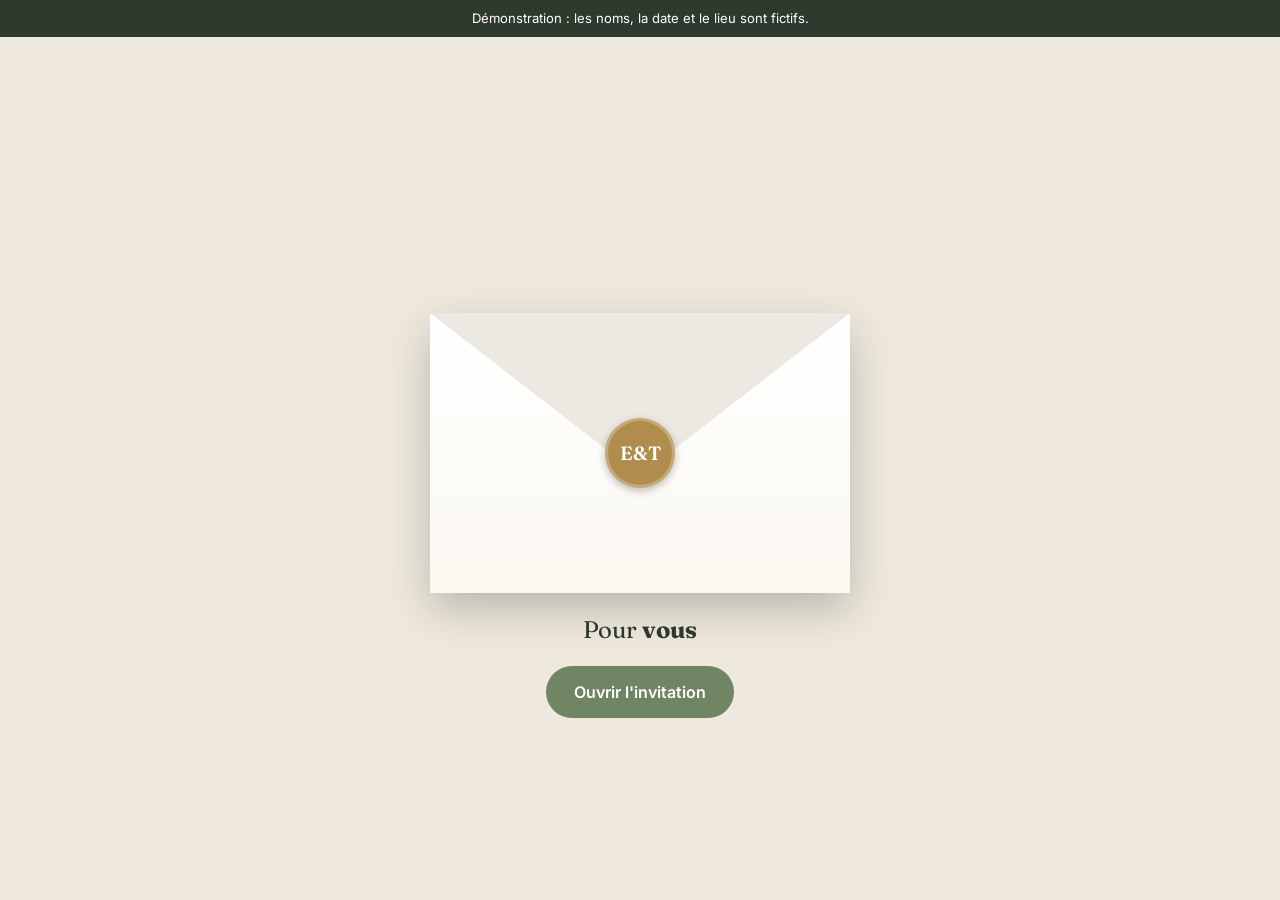
<file: index.html>
<!doctype html>
<html lang="fr">
<head>
  <meta charset="utf-8">
  <meta name="viewport" content="width=device-width, initial-scale=1">
  <title>Élise & Thomas · 12 juin 2027</title>
  <meta name="description" content="Invitation : Mariage d'Élise et Thomas, samedi 12 juin 2027, Domaine des Tilleuls. Merci de répondre avant le 15 avril 2027.">
  <meta name="robots" content="noindex, nofollow">
  <meta property="og:title" content="Vous êtes invité : Mariage d'Élise et Thomas">
  <meta property="og:description" content="Samedi 12 juin 2027, Domaine des Tilleuls. Ouvrez la carte et répondez en une minute.">
  <link rel="stylesheet" href="assets/style.css">
  <script>document.documentElement.classList.add("js")</script>
</head>
<body class="theme-mariage" data-evenement="Mariage d'Élise et Thomas" data-jour="2027-06-12" data-oui="Oui, avec joie" data-non="Non, avec regret">
  <p class="ruban">Démonstration : les noms, la date et le lieu sont fictifs.</p>

  <section class="accueil" id="accueil" aria-label="Enveloppe">
    <div class="enveloppe" id="enveloppe">
      <div class="lettre"><span>Nous nous marions</span><strong>Élise <span class="et">&amp;</span> Thomas</strong></div>
      <div class="poche"></div>
      <div class="rabat"></div>
      <div class="sceau">E&amp;T</div>
    </div>
    <p class="destinataire">Pour <strong data-invite>vous</strong></p>
    <button type="button" class="bouton" id="ouvrir">Ouvrir l'invitation</button>
  </section>

  <main class="carte" id="carte">
    <header class="entete">
      <div class="entete-dedans">
        <svg class="ornement" viewBox="0 0 240 60" aria-hidden="true"><g fill="none" stroke="currentColor" stroke-width="1.6" stroke-linecap="round"><path d="M20 30 H220"/><path d="M48 30 q-10 -16 -22 -14 q4 12 22 14Z" fill="currentColor" fill-opacity=".18"/><path d="M48 30 q-10 16 -22 14 q4 -12 22 -14Z" fill="currentColor" fill-opacity=".18"/><path d="M76 30 q-10 -16 -22 -14 q4 12 22 14Z" fill="currentColor" fill-opacity=".18"/><path d="M76 30 q-10 16 -22 14 q4 -12 22 -14Z" fill="currentColor" fill-opacity=".18"/><path d="M104 30 q-10 -16 -22 -14 q4 12 22 14Z" fill="currentColor" fill-opacity=".18"/><path d="M104 30 q-10 16 -22 14 q4 -12 22 -14Z" fill="currentColor" fill-opacity=".18"/><path d="M136 30 q10 -16 22 -14 q4 12 -22 14Z" fill="currentColor" fill-opacity=".18"/><path d="M136 30 q10 16 22 14 q4 -12 -22 -14Z" fill="currentColor" fill-opacity=".18"/><path d="M164 30 q10 -16 22 -14 q4 12 -22 14Z" fill="currentColor" fill-opacity=".18"/><path d="M164 30 q10 16 22 14 q4 -12 -22 -14Z" fill="currentColor" fill-opacity=".18"/><path d="M192 30 q10 -16 22 -14 q4 12 -22 14Z" fill="currentColor" fill-opacity=".18"/><path d="M192 30 q10 16 22 14 q4 -12 -22 -14Z" fill="currentColor" fill-opacity=".18"/><circle cx="120" cy="30" r="5" fill="currentColor" stroke="none"/></g></svg>
        <p class="surtitre">Nous nous marions</p>
        <h1>Élise <span class="et">&amp;</span> Thomas</h1>
        <p class="quand">Samedi 12 juin 2027</p>
        <p class="ou">Domaine des Tilleuls</p>
        <svg class="ornement" viewBox="0 0 240 60" aria-hidden="true"><g fill="none" stroke="currentColor" stroke-width="1.6" stroke-linecap="round"><path d="M20 30 H220"/><path d="M48 30 q-10 -16 -22 -14 q4 12 22 14Z" fill="currentColor" fill-opacity=".18"/><path d="M48 30 q-10 16 -22 14 q4 -12 22 -14Z" fill="currentColor" fill-opacity=".18"/><path d="M76 30 q-10 -16 -22 -14 q4 12 22 14Z" fill="currentColor" fill-opacity=".18"/><path d="M76 30 q-10 16 -22 14 q4 -12 22 -14Z" fill="currentColor" fill-opacity=".18"/><path d="M104 30 q-10 -16 -22 -14 q4 12 22 14Z" fill="currentColor" fill-opacity=".18"/><path d="M104 30 q-10 16 -22 14 q4 -12 22 -14Z" fill="currentColor" fill-opacity=".18"/><path d="M136 30 q10 -16 22 -14 q4 12 -22 14Z" fill="currentColor" fill-opacity=".18"/><path d="M136 30 q10 16 22 14 q4 -12 -22 -14Z" fill="currentColor" fill-opacity=".18"/><path d="M164 30 q10 -16 22 -14 q4 12 -22 14Z" fill="currentColor" fill-opacity=".18"/><path d="M164 30 q10 16 22 14 q4 -12 -22 -14Z" fill="currentColor" fill-opacity=".18"/><path d="M192 30 q10 -16 22 -14 q4 12 -22 14Z" fill="currentColor" fill-opacity=".18"/><path d="M192 30 q10 16 22 14 q4 -12 -22 -14Z" fill="currentColor" fill-opacity=".18"/><circle cx="120" cy="30" r="5" fill="currentColor" stroke="none"/></g></svg>
      </div>
    </header>

    <div class="contenu">
    <p class="mot"><span class="avec-nom" hidden><strong data-invite></strong>, nous serions très heureux de vous compter parmi nous pour fêter notre mariage.</span><span class="sans-nom">Nous serions très heureux de vous compter parmi nous pour fêter notre mariage.</span></p>

    <dl class="infos">
      <div><dt>Quand</dt><dd>Samedi 12 juin&nbsp;2027<br>à partir de 15&nbsp;h&nbsp;30</dd></div>
      <div><dt>Où</dt><dd>Domaine des Tilleuls<br>12 chemin des Tilleuls, 74000 Annecy</dd></div>
      <div><dt>Tenue</dt><dd>Tenue de fête, tons clairs bienvenus</dd></div>
    </dl>

    <section class="programme" aria-labelledby="t-programme">
      <h2 id="t-programme">Le programme</h2>
      <ol><li><time>15 h 30</time><span>Cérémonie dans le parc</span></li><li><time>17 h 00</time><span>Vin d'honneur sur la terrasse</span></li><li><time>20 h 00</time><span>Dîner</span></li><li><time>22 h 30</time><span>Soirée dansante</span></li></ol>
    </section>

    <div class="agenda">
      <p class="compte" id="compte" hidden></p>
      <div class="agenda-choix">
        <button type="button" class="bouton clair" id="agenda" aria-expanded="false" aria-controls="agenda-menu">Ajouter à mon agenda</button>
        <ul class="agenda-menu" id="agenda-menu">
          <li><a href="https://calendar.google.com/calendar/render?action=TEMPLATE&amp;text=Mariage%20d'%C3%89lise%20et%20Thomas&amp;dates=20270612T133000Z/20270613T000000Z&amp;location=Domaine%20des%20Tilleuls%2C%2012%20chemin%20des%20Tilleuls%2C%2074000%20Annecy" target="_blank" rel="noopener">Google Agenda</a></li>
          <li><a href="https://outlook.live.com/calendar/0/deeplink/compose?path=%2Fcalendar%2Faction%2Fcompose&amp;rru=addevent&amp;subject=Mariage%20d'%C3%89lise%20et%20Thomas&amp;startdt=2027-06-12T13%3A30%3A00Z&amp;enddt=2027-06-13T00%3A00%3A00Z&amp;location=Domaine%20des%20Tilleuls%2C%2012%20chemin%20des%20Tilleuls%2C%2074000%20Annecy" target="_blank" rel="noopener">Outlook</a></li>
          <li><a href="invitation.ics">Apple ou autre agenda</a></li>
        </ul>
      </div>
    </div>

    <section class="reponse" id="reponse" aria-labelledby="t-reponse">
      <svg class="ornement" viewBox="0 0 240 60" aria-hidden="true"><g fill="none" stroke="currentColor" stroke-width="1.6" stroke-linecap="round"><path d="M20 30 H220"/><path d="M48 30 q-10 -16 -22 -14 q4 12 22 14Z" fill="currentColor" fill-opacity=".18"/><path d="M48 30 q-10 16 -22 14 q4 -12 22 -14Z" fill="currentColor" fill-opacity=".18"/><path d="M76 30 q-10 -16 -22 -14 q4 12 22 14Z" fill="currentColor" fill-opacity=".18"/><path d="M76 30 q-10 16 -22 14 q4 -12 22 -14Z" fill="currentColor" fill-opacity=".18"/><path d="M104 30 q-10 -16 -22 -14 q4 12 22 14Z" fill="currentColor" fill-opacity=".18"/><path d="M104 30 q-10 16 -22 14 q4 -12 22 -14Z" fill="currentColor" fill-opacity=".18"/><path d="M136 30 q10 -16 22 -14 q4 12 -22 14Z" fill="currentColor" fill-opacity=".18"/><path d="M136 30 q10 16 22 14 q4 -12 -22 -14Z" fill="currentColor" fill-opacity=".18"/><path d="M164 30 q10 -16 22 -14 q4 12 -22 14Z" fill="currentColor" fill-opacity=".18"/><path d="M164 30 q10 16 22 14 q4 -12 -22 -14Z" fill="currentColor" fill-opacity=".18"/><path d="M192 30 q10 -16 22 -14 q4 12 -22 14Z" fill="currentColor" fill-opacity=".18"/><path d="M192 30 q10 16 22 14 q4 -12 -22 -14Z" fill="currentColor" fill-opacity=".18"/><circle cx="120" cy="30" r="5" fill="currentColor" stroke="none"/></g></svg>
      <h2 id="t-reponse">Votre réponse</h2>
      <p class="limite">Merci de répondre avant le 15 avril 2027.</p>
      <form id="formulaire" novalidate>
        <label class="champ" for="nom"><span>Votre prénom et votre nom</span>
          <input id="nom" name="nom" type="text" autocomplete="name" required>
        </label>
        <fieldset class="choix">
          <legend>Serez-vous présent ?</legend>
          <label><input type="radio" name="presence" value="oui" required><span>Oui, avec joie</span></label>
          <label><input type="radio" name="presence" value="non"><span>Non, avec regret</span></label>
        </fieldset>
        <div id="si-oui" hidden>
          <div class="exemples">
            <p class="exemples-note"><strong>Questions d'exemple.</strong> Dans votre carte, vous choisissez les vôtres.</p>
            <div class="theme-q"><p class="theme-nom">Repas</p><fieldset class="choix petit" data-q="Menu" data-nom="q-menu"><legend>Votre menu</legend><label><input type="radio" name="q-menu" value="Viande"><span>Viande</span></label><label><input type="radio" name="q-menu" value="Poisson"><span>Poisson</span></label><label><input type="radio" name="q-menu" value="Végétarien"><span>Végétarien</span></label></fieldset><label class="champ" for="q-allergie"><span>Une allergie à signaler ? <small>(facultatif)</small></span><input id="q-allergie" name="q-allergie" type="text" data-q="Allergie" data-nom="q-allergie"></label></div>
            <div class="theme-q"><p class="theme-nom">Hébergement</p><fieldset class="choix petit" data-q="Chambre sur place" data-nom="q-chambre"><legend>Souhaitez-vous une chambre sur place ?</legend><label><input type="radio" name="q-chambre" value="Oui"><span>Oui</span></label><label><input type="radio" name="q-chambre" value="Non"><span>Non</span></label></fieldset></div>
            <div class="theme-q"><p class="theme-nom">Ambiance</p><label class="champ" for="q-chanson"><span>La chanson qui vous fera danser <small>(facultatif)</small></span><input id="q-chanson" name="q-chanson" type="text" data-q="Chanson" data-nom="q-chanson"></label></div>
          </div>
        </div>
        <label class="champ" for="message"><span>Un mot pour Élise et Thomas <small>(facultatif)</small></span>
          <textarea id="message" name="message" rows="3"></textarea>
        </label>
        <p class="erreur" id="erreur" role="alert" hidden></p>
        <button type="submit" class="bouton">Envoyer ma réponse</button>
      </form>

      <div class="merci" id="merci" hidden tabindex="-1">
        <h3 id="merci-titre"></h3>
        <p id="merci-texte"></p>
        <button type="button" class="lien" id="modifier">Modifier ma réponse</button>
        <aside class="apercu">
          <p class="apercu-note">Démonstration : voici l'e-mail que l'organisateur reçoit à chaque réponse.</p>
          <div class="mail">
            <p class="mail-objet" id="mail-objet"></p>
            <dl id="mail-corps"></dl>
          </div>
        </aside>
      </div>
    </section>

    <p class="signature">Élise et Thomas</p>
    </div>
  </main>

  <footer class="pied">
    <p>Une carte, un lien. Chaque invité peut avoir le sien : <a href="index.html?invite=Camille%20Martin">voir la carte de Camille Martin</a>.</p>
    <p>Autre modèle : <a href="entreprise.html">soirée d'entreprise</a>.</p>
  </footer>
  <script src="assets/carte.js"></script>
</body>
</html>
</file>
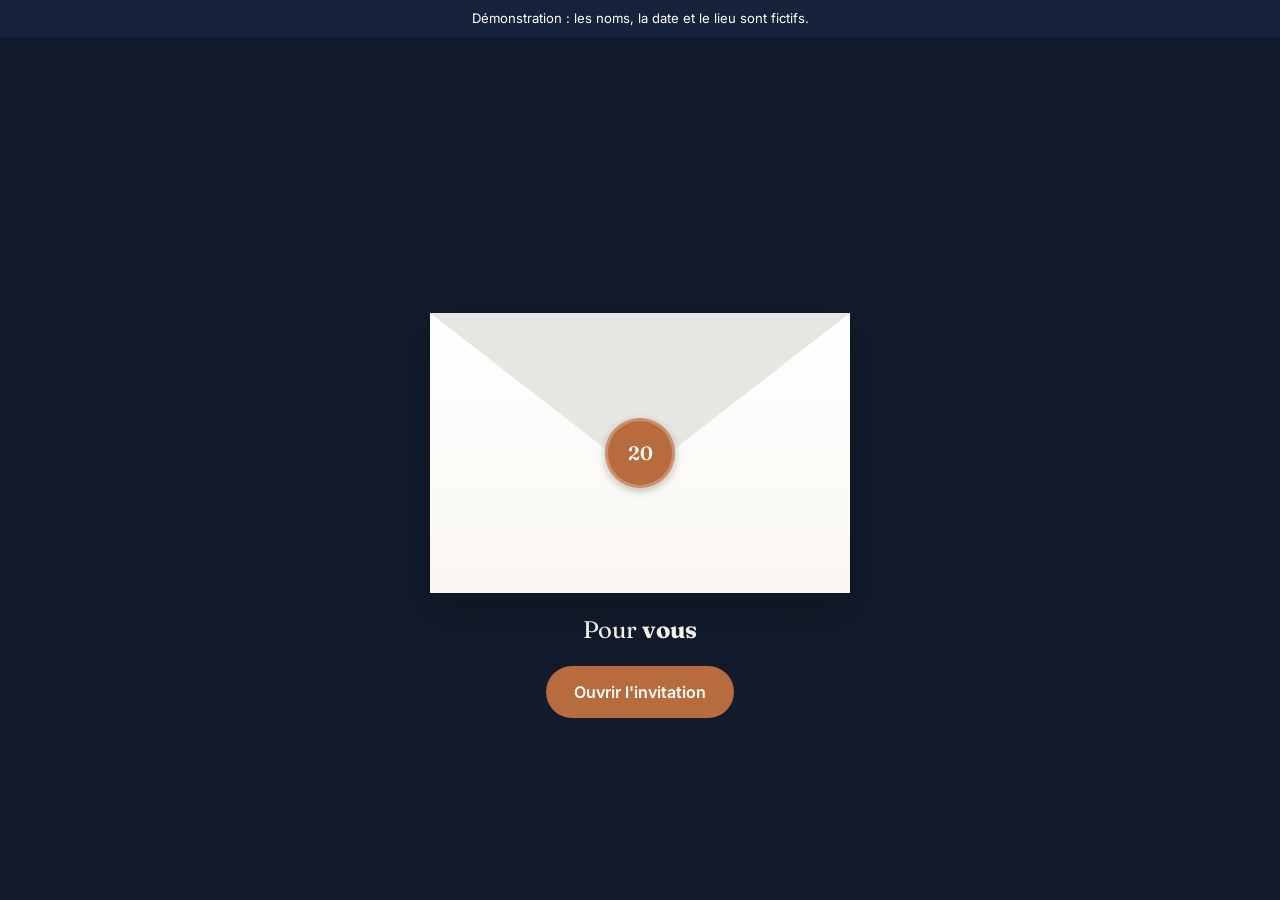
<file: entreprise.html>
<!doctype html>
<html lang="fr">
<head>
  <meta charset="utf-8">
  <meta name="viewport" content="width=device-width, initial-scale=1">
  <title>Les 20 ans de l'Atelier Lumen · 19 novembre 2026</title>
  <meta name="description" content="Invitation : Les 20 ans de l'Atelier Lumen, jeudi 19 novembre 2026, La Halle aux Grains. Merci de répondre avant le 30 octobre 2026.">
  <meta name="robots" content="noindex, nofollow">
  <meta property="og:title" content="Vous êtes invité : Les 20 ans de l'Atelier Lumen">
  <meta property="og:description" content="Jeudi 19 novembre 2026, La Halle aux Grains. Ouvrez la carte et répondez en une minute.">
  <link rel="stylesheet" href="assets/style.css">
  <script>document.documentElement.classList.add("js")</script>
</head>
<body class="theme-entreprise" data-evenement="Les 20 ans de l'Atelier Lumen" data-jour="2026-11-19" data-oui="Oui, je serai là" data-non="Non, je serai absent">
  <p class="ruban">Démonstration : les noms, la date et le lieu sont fictifs.</p>

  <section class="accueil" id="accueil" aria-label="Enveloppe">
    <div class="enveloppe" id="enveloppe">
      <div class="lettre"><span>L'Atelier Lumen fête ses</span><strong>20 ans</strong></div>
      <div class="poche"></div>
      <div class="rabat"></div>
      <div class="sceau">20</div>
    </div>
    <p class="destinataire">Pour <strong data-invite>vous</strong></p>
    <button type="button" class="bouton" id="ouvrir">Ouvrir l'invitation</button>
  </section>

  <main class="carte" id="carte">
    <header class="entete">
      <div class="entete-dedans">
        <svg class="ornement" viewBox="0 0 240 60" aria-hidden="true"><g fill="none" stroke="currentColor" stroke-width="1.6" stroke-linecap="round"><path d="M20 30 H96 M144 30 H220"/><path d="M120 14 l16 16 l-16 16 l-16 -16Z"/><path d="M120 22 l8 8 l-8 8 l-8 -8Z" fill="currentColor" stroke="none"/></g></svg>
        <p class="surtitre">L'Atelier Lumen fête ses</p>
        <h1>20 ans</h1>
        <p class="quand">Jeudi 19 novembre 2026</p>
        <p class="ou">La Halle aux Grains</p>
        <svg class="ornement" viewBox="0 0 240 60" aria-hidden="true"><g fill="none" stroke="currentColor" stroke-width="1.6" stroke-linecap="round"><path d="M20 30 H96 M144 30 H220"/><path d="M120 14 l16 16 l-16 16 l-16 -16Z"/><path d="M120 22 l8 8 l-8 8 l-8 -8Z" fill="currentColor" stroke="none"/></g></svg>
      </div>
    </header>

    <div class="contenu">
    <p class="mot"><span class="avec-nom" hidden><strong data-invite></strong>, toute l'équipe de l'Atelier Lumen a le plaisir de vous inviter à la soirée de ses 20 ans.</span><span class="sans-nom">Toute l'équipe de l'Atelier Lumen a le plaisir de vous inviter à la soirée de ses 20 ans.</span></p>

    <dl class="infos">
      <div><dt>Quand</dt><dd>Jeudi 19 novembre&nbsp;2026<br>à partir de 18&nbsp;h&nbsp;30</dd></div>
      <div><dt>Où</dt><dd>La Halle aux Grains<br>3 quai des Arts, 69002 Lyon</dd></div>
      <div><dt>Accès</dt><dd>Parking des Arts à 200 m, métro Bellecour</dd></div>
    </dl>

    <section class="programme" aria-labelledby="t-programme">
      <h2 id="t-programme">Le programme</h2>
      <ol><li><time>18 h 30</time><span>Accueil et vestiaire</span></li><li><time>19 h 15</time><span>Mot des fondateurs</span></li><li><time>19 h 45</time><span>Cocktail dînatoire</span></li><li><time>21 h 30</time><span>Concert</span></li></ol>
    </section>

    <div class="agenda">
      <p class="compte" id="compte" hidden></p>
      <div class="agenda-choix">
        <button type="button" class="bouton clair" id="agenda" aria-expanded="false" aria-controls="agenda-menu">Ajouter à mon agenda</button>
        <ul class="agenda-menu" id="agenda-menu">
          <li><a href="https://calendar.google.com/calendar/render?action=TEMPLATE&amp;text=Les%2020%20ans%20de%20l'Atelier%20Lumen&amp;dates=20261119T173000Z/20261119T223000Z&amp;location=La%20Halle%20aux%20Grains%2C%203%20quai%20des%20Arts%2C%2069002%20Lyon" target="_blank" rel="noopener">Google Agenda</a></li>
          <li><a href="https://outlook.live.com/calendar/0/deeplink/compose?path=%2Fcalendar%2Faction%2Fcompose&amp;rru=addevent&amp;subject=Les%2020%20ans%20de%20l'Atelier%20Lumen&amp;startdt=2026-11-19T17%3A30%3A00Z&amp;enddt=2026-11-19T22%3A30%3A00Z&amp;location=La%20Halle%20aux%20Grains%2C%203%20quai%20des%20Arts%2C%2069002%20Lyon" target="_blank" rel="noopener">Outlook</a></li>
          <li><a href="invitation-entreprise.ics">Apple ou autre agenda</a></li>
        </ul>
      </div>
    </div>

    <section class="reponse" id="reponse" aria-labelledby="t-reponse">
      <svg class="ornement" viewBox="0 0 240 60" aria-hidden="true"><g fill="none" stroke="currentColor" stroke-width="1.6" stroke-linecap="round"><path d="M20 30 H96 M144 30 H220"/><path d="M120 14 l16 16 l-16 16 l-16 -16Z"/><path d="M120 22 l8 8 l-8 8 l-8 -8Z" fill="currentColor" stroke="none"/></g></svg>
      <h2 id="t-reponse">Votre réponse</h2>
      <p class="limite">Merci de répondre avant le 30 octobre 2026.</p>
      <form id="formulaire" novalidate>
        <label class="champ" for="nom"><span>Votre prénom et votre nom</span>
          <input id="nom" name="nom" type="text" autocomplete="name" required>
        </label>
        <fieldset class="choix">
          <legend>Serez-vous présent ?</legend>
          <label><input type="radio" name="presence" value="oui" required><span>Oui, je serai là</span></label>
          <label><input type="radio" name="presence" value="non"><span>Non, je serai absent</span></label>
        </fieldset>
        <div id="si-oui" hidden>
          <div class="exemples">
            <p class="exemples-note"><strong>Questions d'exemple.</strong> Dans votre carte, vous choisissez les vôtres.</p>
            <div class="theme-q"><p class="theme-nom">Repas</p><fieldset class="choix petit" data-q="Cocktail" data-nom="q-cocktail"><legend>Pour le cocktail dînatoire</legend><label><input type="radio" name="q-cocktail" value="Sans restriction"><span>Sans restriction</span></label><label><input type="radio" name="q-cocktail" value="Végétarien"><span>Végétarien</span></label><label><input type="radio" name="q-cocktail" value="Sans gluten"><span>Sans gluten</span></label></fieldset></div>
            <div class="theme-q"><p class="theme-nom">Programme</p><fieldset class="choix petit" data-q="Visite de l'atelier" data-nom="q-visite"><legend>Participerez-vous à la visite de l'atelier, à 18 h ?</legend><label><input type="radio" name="q-visite" value="Oui"><span>Oui</span></label><label><input type="radio" name="q-visite" value="Non"><span>Non</span></label></fieldset></div>
            <div class="theme-q"><p class="theme-nom">Accès</p><fieldset class="choix petit" data-q="Parking" data-nom="q-parking"><legend>Avez-vous besoin d'une place de parking ?</legend><label><input type="radio" name="q-parking" value="Oui"><span>Oui</span></label><label><input type="radio" name="q-parking" value="Non"><span>Non</span></label></fieldset></div>
          </div>
        </div>
        <label class="champ" for="message"><span>Un mot pour l'équipe de l'Atelier Lumen <small>(facultatif)</small></span>
          <textarea id="message" name="message" rows="3"></textarea>
        </label>
        <p class="erreur" id="erreur" role="alert" hidden></p>
        <button type="submit" class="bouton">Envoyer ma réponse</button>
      </form>

      <div class="merci" id="merci" hidden tabindex="-1">
        <h3 id="merci-titre"></h3>
        <p id="merci-texte"></p>
        <button type="button" class="lien" id="modifier">Modifier ma réponse</button>
        <aside class="apercu">
          <p class="apercu-note">Démonstration : voici l'e-mail que l'organisateur reçoit à chaque réponse.</p>
          <div class="mail">
            <p class="mail-objet" id="mail-objet"></p>
            <dl id="mail-corps"></dl>
          </div>
        </aside>
      </div>
    </section>

    <p class="signature">L'équipe de l'Atelier Lumen</p>
    </div>
  </main>

  <footer class="pied">
    <p>Une carte, un lien. Chaque invité peut avoir le sien : <a href="entreprise.html?invite=Camille%20Martin">voir la carte de Camille Martin</a>.</p>
    <p>Autre modèle : <a href="index.html">mariage</a>.</p>
  </footer>
  <script src="assets/carte.js"></script>
</body>
</html>
</file>
<file: assets/style.css>
/* Carte d'invitation : pensée d'abord pour le téléphone, là où l'invité ouvre le lien */
@font-face { font-family: "Fraunces"; src: url("fonts/fraunces.woff2") format("woff2"); font-weight: 400 700; font-display: swap; }
@font-face { font-family: "Inter"; src: url("fonts/inter.woff2") format("woff2"); font-weight: 100 900; font-display: swap; }

.theme-mariage { --fond: #EFE9DD; --papier: #FBF8F1; --encre: #2F3A2E; --texte: #4A5248; --accent: #6F8564; --accent-fonce: #4F6347; --or: #B08D4C; --filet: #DDD3BF; --sur-accent: #fff; }
.theme-entreprise { --fond: #121B2B; --papier: #FAF7F2; --encre: #16233A; --texte: #465063; --accent: #B86B3C; --accent-fonce: #96522A; --or: #B86B3C; --filet: #E3DACB; --sur-accent: #fff; }

*, *::before, *::after { box-sizing: border-box; }
html { scroll-behavior: smooth; }
body { margin: 0; min-height: 100vh; font-family: "Inter", system-ui, sans-serif; font-size: 17px; line-height: 1.6; color: var(--texte); background: var(--fond); display: flex; flex-direction: column; align-items: center; }
h1, h2, h3 { font-family: "Fraunces", Georgia, serif; color: var(--encre); font-weight: 500; line-height: 1.15; margin: 0; }
[hidden] { display: none !important; }

.ruban { margin: 0; width: 100%; padding: 8px 16px; text-align: center; font-size: .82rem; background: var(--encre); color: #fff; }

/* ---------- Bouton */
.bouton { display: inline-flex; align-items: center; justify-content: center; min-height: 52px; padding: 0 28px; border: 0; border-radius: 999px; background: var(--accent); color: var(--sur-accent); font: 600 1rem "Inter", system-ui, sans-serif; cursor: pointer; transition: background .2s, transform .2s; }
.bouton:hover { background: var(--accent-fonce); }
.bouton:active { transform: scale(.98); }
.bouton.clair { background: transparent; color: var(--accent-fonce); box-shadow: inset 0 0 0 1.5px var(--accent); }
.bouton.clair:hover { background: color-mix(in srgb, var(--accent) 12%, transparent); }
:focus-visible { outline: 3px solid var(--or); outline-offset: 3px; }
.lien { background: none; border: 0; padding: 0; font: inherit; color: var(--accent-fonce); text-decoration: underline; cursor: pointer; }

/* ---------- Enveloppe (affichée seulement si le script tourne) */
.accueil { display: none; }
.js .accueil { display: flex; flex-direction: column; align-items: center; justify-content: center; gap: 22px; flex: 1; width: 100%; padding: 40px 20px 56px; }
.js .carte, .js .pied { display: none; }
.js.ouverte .accueil { display: none; }
.js.ouverte .carte { display: block; animation: apparait .7s ease both; }
.js.ouverte .pied { display: block; }

.enveloppe { position: relative; width: min(320px, 84vw); aspect-ratio: 3 / 2; margin-top: 70px; perspective: 900px; filter: drop-shadow(0 16px 22px rgba(0, 0, 0, .22)); }
.enveloppe .poche { position: absolute; inset: 0; background: linear-gradient(180deg, #fff, var(--papier)); clip-path: polygon(0 0, 50% 52%, 100% 0, 100% 100%, 0 100%); z-index: 3; }
.enveloppe::before { content: ""; position: absolute; inset: 0; background: color-mix(in srgb, var(--papier) 82%, var(--encre)); z-index: 1; }
.enveloppe .rabat { position: absolute; inset: 0 0 auto 0; height: 58%; background: color-mix(in srgb, var(--papier) 92%, var(--encre)); clip-path: polygon(0 0, 100% 0, 50% 100%); transform-origin: top; transition: transform .6s ease, z-index 0s .3s; z-index: 4; filter: drop-shadow(0 3px 3px rgba(0, 0, 0, .12)); }
.enveloppe .sceau { position: absolute; left: 50%; top: 50%; width: 58px; height: 58px; margin: -29px 0 0 -29px; border-radius: 50%; display: grid; place-items: center; background: var(--or); color: #fff; font: 600 1rem "Fraunces", Georgia, serif; box-shadow: 0 3px 8px rgba(0, 0, 0, .25), inset 0 0 0 3px rgba(255, 255, 255, .25); z-index: 5; transition: opacity .3s, transform .3s; }
.enveloppe .lettre { position: absolute; left: 7%; right: 7%; top: 8%; height: 84%; padding: 16px 10px; border-radius: 6px; background: #fff; text-align: center; display: flex; flex-direction: column; gap: 4px; align-items: center; z-index: 2; transition: transform .8s ease .45s; box-shadow: 0 2px 10px rgba(0, 0, 0, .1); }
.enveloppe .lettre span { font-size: .72rem; letter-spacing: .14em; text-transform: uppercase; color: var(--accent-fonce); }
.enveloppe .lettre strong { font: 500 1.5rem "Fraunces", Georgia, serif; color: var(--encre); }
.enveloppe.ouvre .rabat { transform: rotateX(180deg); z-index: 1; }
.enveloppe.ouvre .sceau { opacity: 0; transform: scale(.6); }
.enveloppe.ouvre .lettre { transform: translateY(-46%); }
.destinataire { margin: 0; font: 400 1.25rem "Fraunces", Georgia, serif; color: var(--papier); text-align: center; }
.theme-mariage .destinataire { color: var(--encre); }

/* ---------- Carte */
.carte { width: min(640px, 100% - 24px); margin: 24px auto 0; padding: 40px 22px 36px; background: var(--papier); border-radius: 18px; box-shadow: 0 20px 50px rgba(0, 0, 0, .18); text-align: center; }
.ornement { width: 170px; height: auto; color: var(--or); margin: 0 auto 10px; display: block; }
.surtitre { margin: 0 0 6px; font-size: .8rem; letter-spacing: .2em; text-transform: uppercase; color: var(--accent-fonce); }
h1 { font-size: clamp(2.6rem, 12vw, 4.2rem); letter-spacing: -.01em; }
h1 .et { color: var(--or); font-style: italic; font-weight: 400; }
.theme-entreprise h1 { font-size: clamp(4rem, 20vw, 6.5rem); color: var(--accent); line-height: 1; }
.quand { margin: 18px 0 0; font: 500 1.3rem "Fraunces", Georgia, serif; color: var(--encre); }
.ou { margin: 2px 0 0; }
.mot { margin: 28px auto 0; max-width: 30em; font-size: 1.08rem; }
.mot strong { color: var(--encre); }

.infos { display: grid; gap: 12px; margin: 30px 0 0; text-align: left; }
.infos > div { padding: 16px 18px; border: 1px solid var(--filet); border-radius: 14px; background: #fff; }
.infos dt { font-size: .74rem; letter-spacing: .16em; text-transform: uppercase; color: var(--accent-fonce); margin-bottom: 4px; }
.infos dd { margin: 0; color: var(--encre); font-size: .97rem; }

.programme { margin-top: 36px; }
h2 { font-size: 1.7rem; }
.programme ol { list-style: none; margin: 18px auto 0; padding: 0; max-width: 360px; text-align: left; }
.programme li { position: relative; display: grid; grid-template-columns: 74px 1fr; gap: 14px; padding: 0 0 18px 22px; border-left: 1.5px solid var(--filet); }
.programme li:last-child { padding-bottom: 0; border-left-color: transparent; }
.programme li::before { content: ""; position: absolute; left: -6.5px; top: 7px; width: 11px; height: 11px; border-radius: 50%; background: var(--or); box-shadow: 0 0 0 4px var(--papier); }
.programme time { font-weight: 600; color: var(--encre); font-variant-numeric: tabular-nums; }

.agenda { margin-top: 32px; display: flex; flex-direction: column; align-items: center; gap: 14px; }
.agenda-choix { display: flex; flex-direction: column; align-items: center; gap: 12px; }
.agenda-menu { list-style: none; margin: 0; padding: 0; display: flex; flex-wrap: wrap; justify-content: center; gap: 8px; }
.agenda-menu a { display: inline-block; padding: 9px 16px; border: 1px solid var(--filet); border-radius: 999px; background: #fff; color: var(--encre); font-size: .92rem; font-weight: 500; text-decoration: none; }
.agenda-menu a:hover { border-color: var(--accent); }
/* Avec le script : une liste qui s'ouvre par-dessus la page, sans pousser ce qui suit */
.js .agenda-choix { position: relative; }
.js #agenda::after { content: ""; width: 8px; height: 8px; margin: -4px 0 0 12px; border-right: 2px solid currentColor; border-bottom: 2px solid currentColor; transform: rotate(45deg); transition: transform .2s; }
.js #agenda[aria-expanded="true"]::after { transform: rotate(225deg); margin-top: 4px; }
.js .agenda-menu { position: absolute; z-index: 10; top: calc(100% + 8px); left: 50%; transform: translateX(-50%); width: max-content; min-width: 100%; display: grid; gap: 2px; padding: 6px; border: 1px solid var(--filet); border-radius: 14px; background: #fff; box-shadow: 0 14px 34px rgba(0, 0, 0, .16); text-align: left; }
.js .agenda-menu a { display: block; padding: 11px 16px; border: 0; border-radius: 9px; font-size: .97rem; }
.js .agenda-menu a:hover, .js .agenda-menu a:focus-visible { background: color-mix(in srgb, var(--accent) 12%, #fff); }
.compte { margin: 0; font: 500 1.15rem "Fraunces", Georgia, serif; color: var(--encre); }

/* ---------- Réponse */
.reponse { margin-top: 44px; padding-top: 34px; border-top: 1px solid var(--filet); }
.limite { margin: 6px 0 22px; }
form { display: grid; gap: 18px; text-align: left; max-width: 440px; margin: 0 auto; }
.champ { display: grid; gap: 6px; font-weight: 500; color: var(--encre); }
.champ small { font-weight: 400; color: var(--texte); }
.champ > span { display: block; }
input[type="text"], textarea { width: 100%; padding: 13px 14px; border: 1.5px solid var(--filet); border-radius: 12px; background: #fff; font: inherit; color: var(--encre); }
input[type="text"]:focus, textarea:focus { border-color: var(--accent); outline: none; box-shadow: 0 0 0 3px color-mix(in srgb, var(--accent) 25%, transparent); }
textarea { resize: vertical; }
.choix { border: 0; margin: 0; padding: 0; display: grid; gap: 10px; }
.choix legend { padding: 0; margin-bottom: 8px; font-weight: 500; color: var(--encre); }
.choix label { position: relative; display: flex; cursor: pointer; }
.choix input { position: absolute; opacity: 0; inset: 0; }
.choix span { flex: 1; padding: 14px 16px; border: 1.5px solid var(--filet); border-radius: 12px; background: #fff; color: var(--encre); transition: border-color .2s, background .2s; }
.choix input:checked + span { border-color: var(--accent); background: color-mix(in srgb, var(--accent) 12%, #fff); font-weight: 600; }
.choix input:focus-visible + span { outline: 3px solid var(--or); outline-offset: 2px; }
#si-oui { display: grid; gap: 18px; }
.exemples { display: grid; gap: 20px; padding: 18px 18px 20px; border: 1px dashed var(--accent); border-radius: 14px; background: color-mix(in srgb, var(--accent) 6%, transparent); }
.exemples-note { margin: 0; font-size: .88rem; color: var(--texte); }
.exemples-note strong { color: var(--encre); }
.theme-q { display: grid; gap: 12px; }
.theme-nom { margin: 0; font-size: .74rem; letter-spacing: .16em; text-transform: uppercase; color: var(--accent-fonce); }
.choix.petit { display: flex; flex-wrap: wrap; gap: 8px; }
.choix.petit legend { width: 100%; }
.choix.petit label { flex: 1 1 auto; }
.choix.petit span { padding: 10px 14px; font-size: .95rem; text-align: center; }
.erreur { margin: 0; padding: 12px 14px; border-radius: 12px; background: #FBEAE5; color: #8A2E1B; font-weight: 500; }
form .bouton { justify-self: center; margin-top: 4px; }

.merci { max-width: 480px; margin: 0 auto; outline: none; }
.merci h3 { font-size: 1.5rem; }
.merci > p { margin: 8px 0 10px; }
.apercu { margin-top: 28px; text-align: left; }
.apercu-note { margin: 0 0 8px; font-size: .85rem; color: var(--texte); }
.mail { border: 1px dashed var(--accent); border-radius: 14px; padding: 16px 18px; background: #fff; font-size: .95rem; }
.mail-objet { margin: 0 0 10px; font-weight: 600; color: var(--encre); }
.mail dl { margin: 0; display: grid; grid-template-columns: auto 1fr; gap: 4px 14px; }
.mail dt { color: var(--texte); }
.mail dd { margin: 0; color: var(--encre); overflow-wrap: anywhere; }

.signature { margin: 40px 0 0; font: italic 400 1.3rem "Fraunces", Georgia, serif; color: var(--encre); }

.pied { width: min(640px, 100% - 24px); margin: 22px auto 40px; text-align: center; font-size: .9rem; color: var(--texte); }
.theme-entreprise .pied { color: #C9CFDB; }
.pied p { margin: 4px 0; }
.pied a { color: inherit; font-weight: 600; }

@keyframes apparait { from { opacity: 0; transform: translateY(18px); } to { opacity: 1; transform: none; } }

.entete-dedans .ornement:last-child { display: none; }

@media (min-width: 680px) {
  .carte { padding: 56px 56px 48px; margin-top: 40px; }
  .infos > div { display: grid; grid-template-columns: 96px 1fr; gap: 16px; align-items: baseline; padding: 16px 20px; }
  .infos dt { margin: 0; }
  .choix { grid-template-columns: 1fr 1fr; }
}

/* ---------- Ordinateur : la carte à gauche, qui reste à l'écran ; les détails et la réponse à droite */
@media (min-width: 980px) {
  .theme-mariage { --panneau: #3C4D39; --sur-panneau: #FBF8F1; --or-clair: #D9BD86; }
  .theme-entreprise { --panneau: #1B2B47; --sur-panneau: #FAF7F2; --or-clair: #E0935F; }

  .carte { width: min(1120px, 100% - 64px); padding: 0; grid-template-columns: 5fr 6fr; text-align: left; }
  .carte, .js.ouverte .carte { display: grid; }
  .js .carte { display: none; }
  .pied { width: min(1120px, 100% - 64px); }

  .entete { border-radius: 18px 0 0 18px; color: var(--sur-panneau); background:
    radial-gradient(circle at 18% 12%, rgba(255, 255, 255, .10), transparent 46%),
    radial-gradient(circle at 88% 92%, rgba(255, 255, 255, .07), transparent 42%),
    var(--panneau); }
  .entete-dedans { position: sticky; top: 0; height: 100vh; max-height: 860px; min-height: 560px; padding: 56px 44px; display: flex; flex-direction: column; align-items: center; justify-content: center; text-align: center; }
  .entete-dedans::before { content: ""; position: absolute; inset: 26px; border: 1px solid color-mix(in srgb, var(--or-clair) 55%, transparent); border-radius: 10px; pointer-events: none; }
  .entete .ornement { color: var(--or-clair); width: 190px; margin-bottom: 26px; }
  .entete-dedans .ornement:last-child { display: block; margin: 30px auto 0; }
  .entete .surtitre { color: color-mix(in srgb, var(--sur-panneau) 78%, transparent); letter-spacing: .26em; margin-bottom: 14px; }
  .entete h1 { color: var(--sur-panneau); font-size: clamp(3.4rem, 5.6vw, 5rem); }
  .entete h1 .et { display: block; color: var(--or-clair); font-size: .7em; line-height: 1.1; }
  .theme-entreprise .entete h1 { color: var(--or-clair); font-size: clamp(5rem, 9vw, 7.5rem); }
  .entete .quand { color: var(--sur-panneau); font-size: 1.45rem; margin-top: 28px; }
  .entete .ou { color: color-mix(in srgb, var(--sur-panneau) 80%, transparent); }

  .contenu { padding: 60px 60px 52px; }
  .mot { margin: 0; max-width: none; font: 400 1.5rem/1.4 "Fraunces", Georgia, serif; color: var(--encre); }
  .programme { margin-top: 44px; }
  .programme ol { margin-left: 6px; max-width: none; }
  .agenda { flex-direction: row; align-items: flex-start; gap: 22px; margin-top: 30px; }
  .agenda .compte { line-height: 52px; }
  .agenda-choix { align-items: flex-start; }
  .agenda-menu { justify-content: flex-start; }
  .js .agenda-menu { left: 0; transform: none; }
  .reponse { margin-top: 48px; padding-top: 40px; }
  .reponse .ornement { display: none; }
  form, .merci { margin: 0; max-width: none; }
  form .bouton { justify-self: start; }
  .signature { text-align: right; }

  .enveloppe { width: 420px; margin-top: 110px; }
  .enveloppe .lettre strong { font-size: 2rem; }
  .enveloppe .sceau { width: 70px; height: 70px; margin: -35px 0 0 -35px; font-size: 1.2rem; }
  .destinataire { font-size: 1.5rem; }
}
@media (prefers-reduced-motion: reduce) {
  *, *::before, *::after { animation: none !important; transition: none !important; }
  html { scroll-behavior: auto; }
}
</file>
